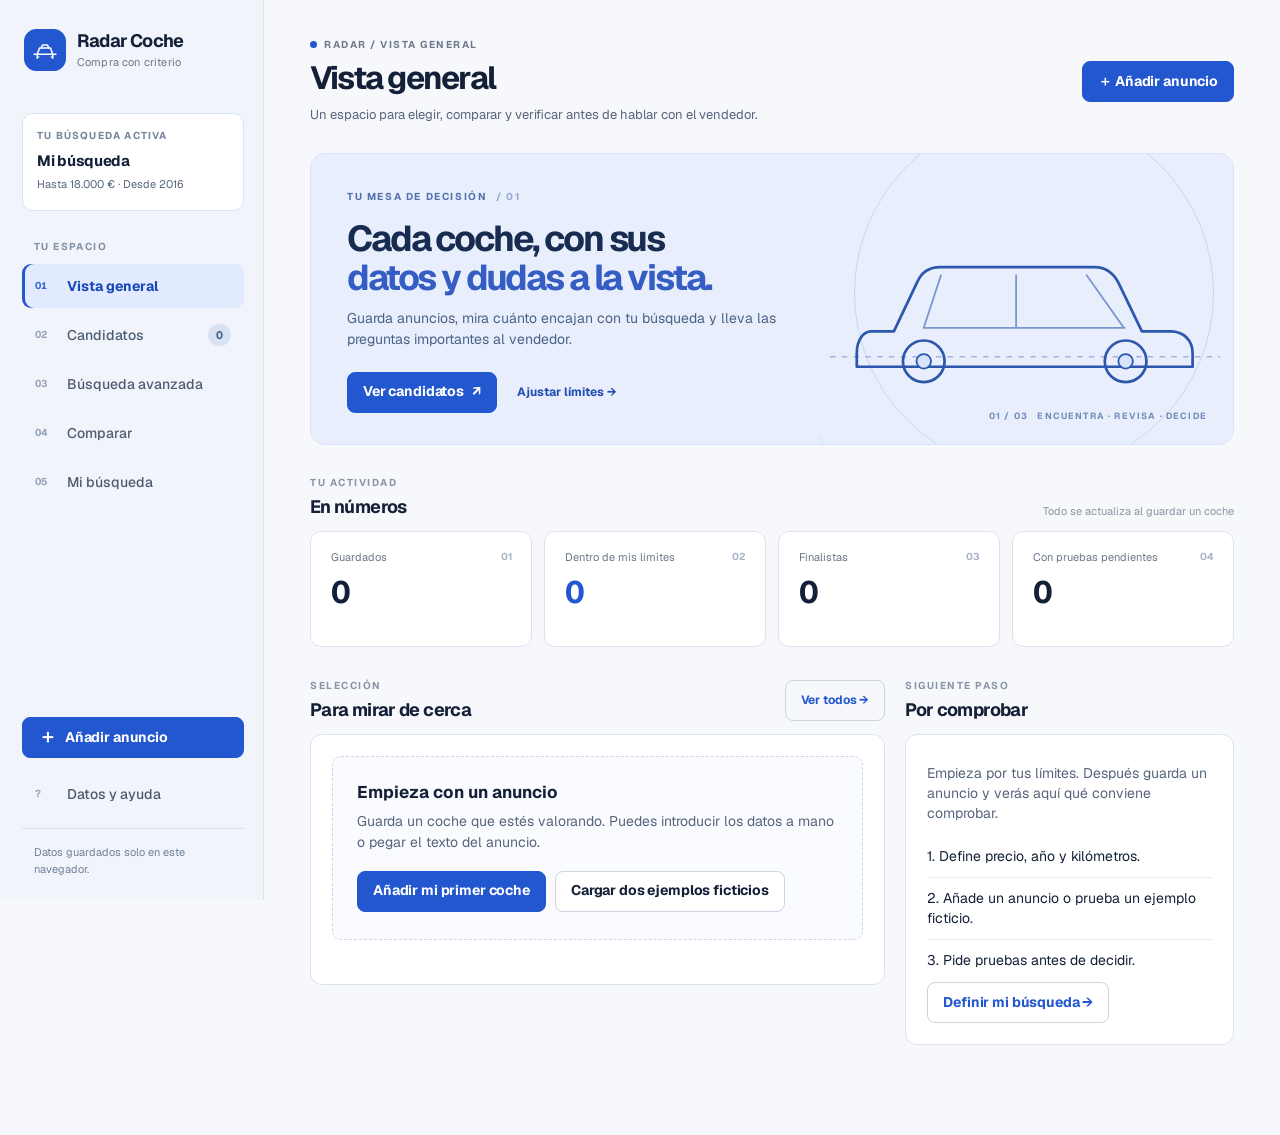
<file: index.html>
<!doctype html>
<html lang="es">
<head>
  <meta charset="utf-8">
  <meta name="viewport" content="width=device-width, initial-scale=1">
  <meta name="theme-color" content="#f7f8fb">
  <meta name="description" content="Guarda y compara coches de segunda mano con tus propios límites y preguntas pendientes. Datos en tu navegador.">
  <title>Radar Coche · Tu selección</title>
  <link rel="icon" href="./favicon.svg" type="image/svg+xml">
  <link rel="manifest" href="./manifest.webmanifest">
  <link rel="stylesheet" href="./styles.css?v=20261028-1">
  <script src="./file-redirect.js?v=20261027-2"></script>
  <script type="module" src="./app.mjs?v=20261028-1"></script>
</head>
<body>
  <a class="skip" href="#view">Saltar al contenido</a>
  <div class="app-shell">
    <aside class="sidebar" id="sidebar" aria-label="Navegación principal">
      <a class="brand" href="#inicio" aria-label="Radar Coche, inicio">
        <span class="brand-mark" aria-hidden="true"><svg viewBox="0 0 36 36"><path d="M4 23.5h28M8 23.5l3-8h14l3 8M10 27h.01M26 27h.01M8 23.5v5M28 23.5v5"/><path d="M13 15.5l2-4h6l2 4"/></svg></span>
        <span><strong>Radar Coche</strong><small>Compra con criterio</small></span>
      </a>
      <div class="sidebar-scope">
        <span>Tu búsqueda activa</span>
        <strong id="profile-name">Mi búsqueda</strong>
        <small id="profile-summary">Define tus límites</small>
      </div>
      <div class="nav-heading">Tu espacio</div>
      <nav class="nav" aria-label="Secciones">
        <a href="#inicio" data-route="inicio"><span class="nav-num">01</span><span>Vista general</span></a>
        <a href="#coches" data-route="coches"><span class="nav-num">02</span><span>Candidatos</span><span id="nav-count" class="nav-count">0</span></a>
        <a href="#avanzado" data-route="avanzado"><span class="nav-num">03</span><span>Búsqueda avanzada</span></a>
        <a href="#comparar" data-route="comparar"><span class="nav-num">04</span><span>Comparar</span></a>
        <a href="#perfil" data-route="perfil"><span class="nav-num">05</span><span>Mi búsqueda</span></a>
      </nav>
      <div class="sidebar-bottom">
        <a class="btn btn-primary sidebar-add" href="#nuevo"><span aria-hidden="true">＋</span> Añadir anuncio</a>
        <nav class="nav" aria-label="Ayuda y datos"><a href="#datos" data-route="datos"><span class="nav-num">?</span><span>Datos y ayuda</span></a></nav>
        <p>Datos guardados solo en este navegador.</p>
      </div>
    </aside>
    <div class="mobile-bar">
      <a class="mobile-brand" href="#inicio"><span aria-hidden="true">◉</span> Radar Coche</a>
      <button id="menu-toggle" class="menu-button" type="button" aria-label="Abrir menú" aria-expanded="false">Menú</button>
    </div>
    <main id="view" class="canvas" tabindex="-1">
      <section class="panel" style="max-width:680px">
        <h1>Abre Radar Coche en la web</h1>
        <p>Si esta pantalla no cambia, tu navegador no ha podido cargar la aplicación desde este archivo.</p>
        <a class="btn btn-primary" href="https://casares-06.github.io/radar-coche/">Abrir Radar Coche</a>
        <p class="fine">Para usar la copia local, abre <code>abrir_web.bat</code> desde la carpeta del proyecto.</p>
      </section>
    </main>
  </div>
  <div id="toast" class="toast" role="status" aria-live="polite"></div>
</body>
</html>
</file>
<file: styles.css>
@font-face{font-family:Geist;src:url("./fonts/Geist-400.ttf") format("truetype");font-weight:400;font-display:swap}
@font-face{font-family:Geist;src:url("./fonts/Geist-500.ttf") format("truetype");font-weight:500;font-display:swap}
@font-face{font-family:Geist;src:url("./fonts/Geist-700.ttf") format("truetype");font-weight:700;font-display:swap}
:root{--ground:#f2f4f7;--surface:#fff;--raised:#eef0f2;--border:#dde1e6;--rule:#eceef0;--control:#c9cfd6;--text:#111820;--muted:#5d6570;--faint:#707883;--accent:#1d5fbf;--warning:#8c5b14;--negative:#a63030;--positive:#276346;--radius:8px;--gap:16px;--sidebar:256px;font-family:Geist,"Segoe UI",sans-serif;color:var(--text);font-size:14px}
*{box-sizing:border-box}
html{scroll-behavior:smooth}
body{margin:0;background:var(--ground);min-width:320px}
button,input,select,textarea{font:inherit}
button{cursor:pointer}
button:disabled{cursor:not-allowed;opacity:.5}
a{color:inherit}
:focus-visible{outline:3px solid #2d6ccc;outline-offset:2px}
.skip{position:absolute;left:-9999px;top:8px;z-index:100;background:#fff;padding:8px}
.skip:focus{left:8px}
.app-shell{display:grid;grid-template-columns:var(--sidebar) minmax(0,1fr);min-height:100vh}
.sidebar{position:sticky;top:0;height:100vh;display:flex;flex-direction:column;padding:31px 16px 23px 20px;border-right:1px solid var(--border);background:var(--ground)}
.brand{display:flex;gap:12px;align-items:center;text-decoration:none;padding:2px 4px}
.brand strong{font-size:18px;line-height:1.1;font-weight:700;display:block;letter-spacing:-.03em}
.brand small{font-size:12px;color:var(--muted);display:block;margin-top:4px}
.brand-mark{width:39px;height:39px;display:grid;place-items:center;border:1.5px solid var(--text);border-radius:9px}
.brand-mark svg{width:27px;height:27px;fill:none;stroke:currentColor;stroke-width:2;stroke-linecap:round;stroke-linejoin:round}
.sidebar-scope{margin:43px 10px 26px;padding-bottom:20px;border-bottom:1px solid var(--border)}
.sidebar-scope span,.sidebar-scope strong{display:block}
.sidebar-scope span{font-size:12px;color:var(--muted);margin-bottom:6px}
.sidebar-scope strong{font-size:14px;font-weight:500;white-space:nowrap;overflow:hidden;text-overflow:ellipsis}
.nav{display:grid;gap:4px}
.nav a{height:38px;display:flex;align-items:center;justify-content:space-between;text-decoration:none;color:#3f4751;padding:0 12px;border-radius:7px}
.nav a:hover{background:#e7eaee;color:var(--text)}
.nav a[aria-current="page"]{background:#e5e8ec;color:var(--text);font-weight:500}
.nav-count{font-size:12px;color:var(--muted);font-variant-numeric:tabular-nums}
.sidebar-bottom{margin-top:auto}
.sidebar-bottom p{font-size:12px;line-height:1.55;color:var(--muted);padding:15px 12px 0;margin:15px 0 0;border-top:1px solid var(--border)}
.mobile-bar{display:none}
.canvas{width:min(100%,1450px);padding:34px 46px 80px;margin:0 auto}
.page-head{display:flex;align-items:start;justify-content:space-between;gap:20px;margin:0 0 24px}
.page-head h1{font-size:25px;line-height:1.2;letter-spacing:-.035em;margin:0 0 8px;font-weight:500}
.page-head p{margin:0;color:var(--muted);line-height:1.5;max-width:720px}
.head-actions{display:flex;gap:8px;flex-wrap:wrap;justify-content:flex-end}
.btn{border:1px solid var(--control);border-radius:6px;background:var(--surface);color:var(--text);min-height:38px;padding:8px 14px;font-weight:500;display:inline-flex;gap:8px;align-items:center;justify-content:center;text-decoration:none;line-height:1.25}
.btn:hover{background:#f3f5f7}
.btn-primary{background:#161b21;color:white;border-color:#161b21}
.btn-primary:hover{background:#343c45}
.btn-link{border-color:transparent;background:none;padding-left:0;padding-right:0}
.btn-link:hover{background:none;text-decoration:underline}
.btn-danger{color:var(--negative);border-color:#e4c9c9}
.btn-small{min-height:31px;padding:5px 10px;font-size:12px}
.panel{background:var(--surface);border:1px solid var(--border);border-radius:var(--radius);padding:20px}
.panel h2,.section-head h2{font-size:17px;font-weight:500;letter-spacing:-.02em;margin:0}
.panel-sub{color:var(--muted);margin:7px 0 0;line-height:1.45}
.section-head{display:flex;align-items:baseline;justify-content:space-between;gap:12px;margin:30px 0 12px}
.section-head p{color:var(--muted);margin:0}
.stats{display:grid;grid-template-columns:repeat(4,minmax(0,1fr));background:var(--surface);border:1px solid var(--border);border-radius:var(--radius);overflow:hidden}
.stat{padding:18px 20px;border-right:1px solid var(--border)}
.stat:last-child{border-right:0}
.stat-label{font-size:12px;color:var(--muted);display:block;margin-bottom:5px}
.stat strong{font-size:29px;line-height:1.05;font-weight:500;font-variant-numeric:tabular-nums}
.stat strong.accent{color:var(--accent)}
.overview-grid{display:grid;grid-template-columns:minmax(0,1.75fr) minmax(290px,1fr);gap:var(--gap);align-items:start}
.decision-row{display:grid;grid-template-columns:1fr auto auto auto;gap:16px;align-items:center;padding:16px 0;border-top:1px solid var(--rule)}
.decision-row:first-of-type{border-top:0}
.decision-row .identity{min-width:0}
.decision-row h3{font-size:15px;line-height:1.25;margin:0 0 5px;font-weight:500;overflow-wrap:anywhere}
.subline{color:var(--muted);font-size:12px;line-height:1.5}
.decision-row .value{text-align:right;min-width:88px}
.value strong{display:block;font-weight:500;font-size:17px;white-space:nowrap;font-variant-numeric:tabular-nums}
.value small{display:block;color:var(--muted);font-size:11px;margin-top:3px}
.score-value{color:var(--accent)}
.empty{border:1px dashed var(--control);border-radius:7px;padding:26px;text-align:left}
.empty h2,.empty h3{margin:0 0 8px;font-size:17px;font-weight:500}
.empty p{color:var(--muted);line-height:1.5;margin:0 0 15px}
.empty.compact{padding:20px}
.muted{color:var(--muted)}
.fine{font-size:12px;color:var(--muted);line-height:1.45}
.notice{border:1px solid #e8d9b9;background:#fffaf0;border-radius:7px;padding:13px 15px;color:#77501b;line-height:1.45}
.notice.error{background:#fff5f5;border-color:#e5c7c7;color:#892f2f}
.next-list{list-style:none;padding:0;margin:12px 0 0}
.next-list li{border-top:1px solid var(--rule);padding:11px 0;line-height:1.4}
.next-list li:first-child{border-top:0}
.signal{display:flex;gap:10px;align-items:flex-start}
.signal b{width:6px;height:6px;flex:none;margin-top:6px;border-radius:50%;background:var(--accent)}
.signal span{flex:1}
.mini-label{font-size:12px;color:var(--muted)}
.filters{display:flex;gap:10px;align-items:end;flex-wrap:wrap;margin-bottom:15px}
.filters .field{min-width:180px;flex:1}
.filters .field.search{min-width:250px;flex:2}
.field{display:grid;gap:7px;min-width:0}
.field label,.field>span{font-size:13px;font-weight:500}
.field input,.field select,.field textarea{width:100%;border:1px solid var(--control);border-radius:6px;background:#fff;color:var(--text);padding:9px 11px;min-height:39px}
.field textarea{min-height:96px;resize:vertical;line-height:1.45}
.field input::placeholder,.field textarea::placeholder{color:#727b86}
.field small{font-size:11px;color:var(--muted)}
.form-grid{display:grid;grid-template-columns:repeat(2,minmax(0,1fr));gap:17px 18px}
.form-grid.three{grid-template-columns:repeat(3,minmax(0,1fr))}
.field.wide{grid-column:1/-1}
.form-actions{display:flex;gap:9px;justify-content:flex-end;flex-wrap:wrap;margin-top:22px}
.field-origin{font-size:11px;color:var(--accent);font-weight:400}
.checkbox-set{display:flex;gap:8px;flex-wrap:wrap}
.checkbox-set label{display:inline-flex;gap:6px;align-items:center;min-height:34px;padding:5px 9px;background:#fff;border:1px solid var(--border);border-radius:6px;font-size:12px;cursor:pointer}
.checkbox-set input{accent-color:var(--text)}
.table-wrap{overflow:auto;border:1px solid var(--border);border-radius:var(--radius);background:#fff}
.car-table,.compare-table{width:100%;border-collapse:collapse;min-width:720px}
th{text-align:left;color:var(--muted);font-weight:400;font-size:12px;padding:13px 15px;border-bottom:1px solid var(--border);white-space:nowrap}
td{padding:15px;border-bottom:1px solid var(--rule);vertical-align:middle}
tbody tr:last-child td{border-bottom:0}
tbody tr:hover{background:#fafbfc}
th.num,td.num{text-align:right;font-variant-numeric:tabular-nums}
td strong{font-weight:500}
td small{color:var(--muted);display:block;margin-top:4px}
.row-link{font-weight:500;text-decoration:none}
.row-link:hover{text-decoration:underline}
.status{font-size:12px;color:var(--muted)}
.status.negative{color:var(--negative)}
.status.positive{color:var(--positive)}
.car-list-mobile{display:none}
.car-mobile{padding:16px 0;border-top:1px solid var(--rule)}
.car-mobile:first-child{border:0}
.car-mobile-top{display:flex;justify-content:space-between;gap:12px}
.car-mobile a{font-weight:500;text-decoration:none}
.car-mobile-price{font-variant-numeric:tabular-nums;white-space:nowrap}
.car-mobile .subline{margin-top:5px}
.detail-layout{display:grid;grid-template-columns:minmax(0,1.5fr) minmax(300px,1fr);gap:var(--gap);align-items:start}
.detail-main,.detail-side{display:grid;gap:var(--gap)}
.detail-kpis{display:grid;grid-template-columns:repeat(3,1fr);border:1px solid var(--border);border-radius:var(--radius);background:#fff}
.detail-kpis>div{padding:19px;border-right:1px solid var(--border)}
.detail-kpis>div:last-child{border-right:0}
.detail-kpis span{font-size:12px;color:var(--muted);display:block}
.detail-kpis strong{font-size:25px;font-weight:500;font-variant-numeric:tabular-nums;display:block;margin-top:6px;white-space:nowrap}
.detail-kpis strong.score-value{font-size:30px}
.bar{height:6px;background:#e7ebef;border-radius:6px;overflow:hidden;margin:12px 0 7px}
.bar span{display:block;height:100%;background:var(--accent)}
.facts{display:grid;grid-template-columns:repeat(3,1fr);gap:0}
.fact{padding:13px 0;border-top:1px solid var(--rule)}
.fact span{display:block;color:var(--muted);font-size:12px;margin-bottom:4px}
.fact strong{font-weight:500;font-variant-numeric:tabular-nums}
.question{padding:14px 0;border-top:1px solid var(--rule)}
.question:first-child{border-top:0}
.question-head{display:flex;justify-content:space-between;gap:12px;align-items:start}
.question-head strong{font-weight:500;line-height:1.4}
.question p{font-size:12px;color:var(--muted);margin:6px 0 10px;line-height:1.45}
.question select{width:185px;max-width:100%;border:1px solid var(--control);border-radius:6px;padding:7px;background:#fff}
.question input{border:1px solid var(--control);border-radius:6px;width:100%;padding:8px 10px;margin-top:8px}
.breakdown{margin:12px 0 0}
.breakdown-row{display:grid;grid-template-columns:110px minmax(0,1fr) 35px;gap:9px;align-items:center;padding:8px 0}
.breakdown-row span{font-size:12px;color:var(--muted)}
.breakdown-row .bar{margin:0;height:5px}
.breakdown-row strong{font-weight:500;text-align:right;font-size:12px}
.risk-list{margin:10px 0 0;padding-left:19px;line-height:1.5}
.risk-list li{margin:7px 0}
.compare-choice{display:flex;gap:8px;flex-wrap:wrap;margin-bottom:16px}
.choice{display:inline-flex;gap:8px;align-items:center;border:1px solid var(--border);border-radius:6px;background:#fff;padding:8px 11px;cursor:pointer}
.choice input{accent-color:var(--text)}
.compare-table th:first-child,.compare-table td:first-child{position:sticky;left:0;background:#fff;min-width:165px}
.compare-table td:first-child{font-weight:500}
.compare-table td{text-align:right;min-width:145px}
.compare-table th:not(:first-child){text-align:right}
.settings-row{display:grid;grid-template-columns:minmax(240px,.8fr) minmax(0,1.2fr);gap:30px;padding:30px 0;border-top:1px solid var(--border)}
.settings-row:first-of-type{border-top:0}
.settings-copy h2{font-size:17px;font-weight:500;margin:0 0 7px}
.settings-copy p{color:var(--muted);line-height:1.5;margin:0;max-width:360px}
.settings-panel{background:#fafbfc;border:1px solid var(--border);border-radius:var(--radius);padding:19px}
.settings-panel .form-grid{gap:15px}
.data-actions{display:flex;gap:9px;flex-wrap:wrap;margin-top:16px}
.toast{position:fixed;right:22px;bottom:22px;background:#17202a;color:#fff;border-radius:6px;padding:12px 16px;z-index:20;max-width:340px;opacity:0;transform:translateY(8px);transition:opacity .15s,transform .15s;pointer-events:none}
.toast.show{opacity:1;transform:translateY(0)}
.toast.error{background:#8c3030}
.helper-grid{display:grid;grid-template-columns:repeat(3,1fr);gap:var(--gap)}
.helper-grid .panel{line-height:1.5}
.helper-grid strong{display:block;font-size:15px;margin-bottom:5px;font-weight:500}
.helper-grid p{color:var(--muted);margin:0}
@media(max-width:1120px){
  .canvas{padding:30px 28px 70px}
  .overview-grid,.detail-layout{grid-template-columns:1fr}
  .form-grid.three{grid-template-columns:repeat(2,1fr)}
}
@media(max-width:760px){
  .app-shell{display:block;padding-top:48px}
  .mobile-bar{display:flex;position:fixed;top:0;left:0;right:0;height:48px;z-index:12;background:var(--ground);border-bottom:1px solid var(--border);align-items:center;justify-content:space-between;padding:0 16px}
  .mobile-brand{text-decoration:none;font-weight:700;font-size:16px}
  .menu-button{border:0;background:none;color:var(--text);font-weight:500;min-height:44px;min-width:44px}
  .sidebar{display:none;position:fixed;z-index:11;top:48px;left:0;right:0;bottom:0;height:auto;padding:24px 16px;background:var(--ground)}
  .sidebar.open{display:flex}
  .canvas{padding:24px 16px 70px}
  .page-head{align-items:start}
  .page-head h1{font-size:23px}
  .stats{grid-template-columns:repeat(2,minmax(0,1fr))}
  .stat:nth-child(2){border-right:0}
  .stat:nth-child(-n+2){border-bottom:1px solid var(--border)}
  .decision-row{grid-template-columns:minmax(0,1fr) auto auto;gap:10px}
  .decision-row .value:nth-of-type(2){display:none}
  .settings-row{grid-template-columns:1fr;gap:14px;padding:24px 0}
  .helper-grid{grid-template-columns:1fr}
}
@media(max-width:640px){
  .page-head{display:block}
  .head-actions{justify-content:flex-start;margin-top:15px}
  .form-grid,.form-grid.three{grid-template-columns:1fr}
  .filters .field,.filters .field.search{min-width:100%}
  .table-wrap.desktop-list{display:none}
  .car-list-mobile{display:block}
  .detail-kpis{grid-template-columns:1fr 1fr}
  .detail-kpis>div:nth-child(2){border-right:0}
  .detail-kpis>div:last-child{grid-column:1/-1;border-top:1px solid var(--border)}
  .facts{grid-template-columns:repeat(2,1fr)}
  .decision-row{grid-template-columns:minmax(0,1fr) auto}
  .decision-row .value:nth-of-type(3){display:none}
  .question-head{display:block}
  .question select{margin-top:10px;width:100%}
  .compare-table{min-width:570px}
  .form-actions{justify-content:stretch}
  .form-actions .btn{flex:1}
}
@media(prefers-reduced-motion:reduce){html{scroll-behavior:auto}.toast{transition:none}}

/* Dirección visual: cuaderno de compra con acento azul y una sola superficie de trabajo. */
:root{--ground:#f7f8fb;--surface:#fff;--raised:#edf2fb;--border:#dce3ed;--rule:#e8edf3;--control:#c7d0dd;--text:#142037;--muted:#56657b;--faint:#718096;--accent:#2357cf;--warning:#8c5b14;--negative:#a63030;--positive:#276346;--radius:12px;--gap:20px;--sidebar:264px}
body{background:var(--ground)}
.app-shell{grid-template-columns:var(--sidebar) minmax(0,1fr)}
.sidebar{background:#f1f5fb;border-right:1px solid #d9e2ef;padding:29px 19px 22px 22px}
.brand{gap:11px;padding:0 2px}
.brand strong{font-size:18px;letter-spacing:-.045em}
.brand small{font-size:11px;letter-spacing:.015em;color:#69778a}
.brand-mark{width:42px;height:42px;border-color:var(--accent);border-radius:12px;background:var(--accent);color:#fff}
.brand-mark svg{width:28px;height:28px}
.sidebar-scope{margin:42px 0 29px;padding:15px 14px 17px;border:1px solid #dbe5f1;border-radius:11px;background:#fff}
.sidebar-scope span{font-size:10px;font-weight:700;letter-spacing:.12em;text-transform:uppercase;color:#77859a;margin-bottom:9px}
.sidebar-scope strong{font-size:15px;font-weight:700;letter-spacing:-.02em}
.sidebar-scope small{display:block;margin-top:7px;font-size:11px;color:var(--muted);line-height:1.45}
.nav-heading{font-size:10px;color:#8190a3;letter-spacing:.14em;font-weight:700;text-transform:uppercase;padding:0 12px;margin-bottom:11px}
.nav{gap:5px}
.nav a{height:44px;justify-content:flex-start;gap:12px;padding:0 13px;border-radius:9px;font-weight:500;color:#4f5c70}
.nav a:hover{background:#e5edf9}
.nav a[aria-current="page"]{background:#e1eafe;color:#1647b8;font-weight:700;box-shadow:inset 3px 0 0 var(--accent)}
.nav-num{font-size:10px;font-weight:700;font-variant-numeric:tabular-nums;letter-spacing:.04em;color:#96a3b6;width:20px}
.nav a[aria-current="page"] .nav-num{color:#3767d5}
.nav-count{margin-left:auto;min-width:23px;height:22px;display:grid;place-items:center;border-radius:12px;background:#d8e2f3;color:#41618f;font-size:11px;font-weight:700}
.sidebar-bottom .nav{margin-top:14px}
.sidebar-bottom p{margin:12px 0 0;padding:15px 12px 0;border-color:#d9e2ef;color:#718096;font-size:11px}
.sidebar-add{display:flex;width:100%;min-height:45px;border-radius:9px;justify-content:flex-start;padding-left:15px}
.sidebar-add span{font-size:19px;line-height:0}
.canvas{width:min(100%,1480px);padding:38px 46px 90px}
.page-head{margin-bottom:28px;align-items:center}
.page-head h1{font-size:32px;font-weight:700;letter-spacing:-.055em;margin:8px 0 8px}
.page-head p{font-size:13px;max-width:750px}
.eyebrow{display:flex;align-items:center;gap:7px;font-size:10px;font-weight:700;letter-spacing:.15em;text-transform:uppercase;color:#6d7a8d}
.eyebrow-dot{width:7px;height:7px;border-radius:50%;background:var(--accent)}
.btn{min-height:41px;padding:9px 15px;border-radius:8px;border-color:#cbd4e0;font-weight:600;letter-spacing:-.01em}
.btn:hover{background:#f0f4fa;border-color:#b5c2d5}
.btn-primary{background:var(--accent);border-color:var(--accent);color:#fff}
.btn-primary:hover{background:#1749b8;border-color:#1749b8;color:#fff}
.btn-link{color:var(--accent);font-weight:700}
.btn-link:hover{background:none;border-color:transparent}
.panel{border-color:var(--border);border-radius:12px;padding:21px}
.panel h2,.section-head h2{font-size:18px;font-weight:700;letter-spacing:-.035em}
.section-head{margin:32px 0 13px;align-items:end}
.section-kicker{display:block;color:#8795a8;font-size:10px;letter-spacing:.15em;font-weight:700;margin-bottom:6px}
.section-aside{font-size:11px;color:#8895a5}
.overview-lead{min-height:265px;display:grid;grid-template-columns:minmax(0,1.1fr) minmax(280px,.9fr);overflow:hidden;background:#e8eefb;border:1px solid #d7e3fa;border-radius:15px;position:relative}
.lead-copy{position:relative;z-index:1;padding:32px 36px 31px}
.lead-kicker{font-size:10px;font-weight:700;letter-spacing:.16em;color:#5170ae}
.lead-index{opacity:.55;margin-left:5px}
.lead-copy h2{font-size:clamp(27px,2.8vw,39px);line-height:1.1;letter-spacing:-.06em;margin:15px 0 10px;max-width:640px;font-weight:700;color:#172c50}
.lead-copy h2 em{font-style:normal;color:#355dc3}
.lead-copy p{line-height:1.5;color:#4b6286;margin:0;max-width:510px}
.lead-actions{display:flex;align-items:center;gap:20px;flex-wrap:wrap;margin-top:22px}
.lead-link{color:#204cb2;text-decoration:none;font-size:12px;font-weight:700}
.lead-link:hover{text-decoration:underline}
.lead-visual{position:relative;min-height:260px;overflow:hidden;display:flex;align-items:center;justify-content:center}
.lead-visual:before{content:"";position:absolute;inset:0;background:#e8eefb}
.lead-visual svg{width:min(96%,430px);position:relative;z-index:2;fill:none;stroke:#2c57ad;stroke-width:3;stroke-linejoin:round;stroke-linecap:round;transform:translateY(-3px)}
.lead-visual svg .road{stroke:#9db5e1;stroke-width:1.5;stroke-dasharray:5 8}
.lead-visual svg .car-detail{stroke:#7996d1;stroke-width:2}
.lead-visual svg .wheel-inner{fill:#d7e4fb;stroke-width:2}
.orbit{position:absolute;border:1px solid #c7d7f3;border-radius:50%;width:360px;height:360px;left:52%;top:48%;transform:translate(-50%,-50%)}
.orbit-two{width:520px;height:520px;opacity:.7}
.visual-caption{position:absolute;right:26px;bottom:22px;font-size:9px;font-weight:700;letter-spacing:.13em;color:#728cba;z-index:3}
.overview-section{margin-top:31px}
.stats{gap:12px;background:transparent;border:0;border-radius:0;overflow:visible}
.stat{position:relative;min-height:116px;background:#fff;border:1px solid var(--border)!important;border-radius:11px;padding:18px 20px}
.stat-index{position:absolute;right:19px;top:18px;font-size:10px;font-weight:700;color:#a8b5c7}
.stat-label{font-size:11px;color:#6a7789;margin-bottom:12px;padding-right:24px}
.stat strong{font-size:31px;letter-spacing:-.06em;font-weight:700}
.stat strong.accent{color:var(--accent)}
.overview-grid{gap:20px}
.overview-grid .panel{min-height:251px}
.decision-row{grid-template-columns:1fr auto auto auto;gap:12px;padding:17px 0}
.decision-row:first-of-type{padding-top:2px}
.decision-row:last-of-type{padding-bottom:2px}
.decision-row h3{font-size:14px;font-weight:700}
.decision-row .value strong{font-size:15px;font-weight:700}
.decision-row .value small{font-size:10px}
.empty{border-color:#cbd8eb;background:#f9fbff;border-radius:9px;padding:24px}
.empty h3{font-weight:700}
.empty .btn{margin:3px 5px 3px 0}
.notice{border-radius:9px}
.filters{background:#fff;border:1px solid var(--border);border-radius:11px;padding:16px;margin-bottom:16px}
.field{gap:8px}
.field label,.field>span{font-size:12px;font-weight:700;color:#344258}
.field input,.field select,.field textarea{border-radius:8px;min-height:42px;border-color:#c8d2df}
.field input:focus,.field select:focus,.field textarea:focus{border-color:var(--accent)}
.field input::placeholder,.field textarea::placeholder{color:#8590a0}
.settings-panel{background:#fff;border-radius:11px;padding:21px}
.settings-row{gap:42px;padding:28px 0}
.settings-copy h2{font-weight:700}
.checkbox-set label{background:#f9fbff;border-color:#dce4ee;border-radius:8px;min-height:38px}
.checkbox-set input,.choice input{accent-color:var(--accent)}
.table-wrap{border-radius:11px}
th{background:#f7f9fc;font-size:11px;font-weight:700;color:#6b7a8f;letter-spacing:.025em}
td{padding-top:17px;padding-bottom:17px}
tbody tr:hover{background:#f5f8fe}
.row-link{font-weight:700;color:#172b50}
.status{font-weight:600}
.detail-kpis{border-radius:11px}
.detail-kpis strong{font-weight:700;letter-spacing:-.04em}
.bar{background:#e2eaf7}
.bar span{background:var(--accent)}
.helper-grid .panel{background:#fff}
.helper-grid strong{font-weight:700;color:#1a3263}
.helper-grid .panel:before{content:"";display:block;width:22px;height:3px;background:var(--accent);border-radius:2px;margin-bottom:17px}
.toast{border-radius:9px;background:#1b2c4c}
.advanced-hero{display:flex;align-items:center;justify-content:space-between;gap:30px;padding:29px 34px;background:#e8eefb;border:1px solid #d7e3fa;border-radius:15px;color:#172c50}
.advanced-hero h2{font-size:clamp(25px,2.8vw,38px);line-height:1.08;letter-spacing:-.055em;margin:8px 0 12px}
.advanced-hero h2 em{font-style:normal;color:var(--accent)}
.advanced-hero p{max-width:610px;line-height:1.5;color:#4b6286;margin:0}
.advanced-hero-number{font-size:70px;letter-spacing:-.09em;line-height:1;font-weight:700;color:#335bba;white-space:nowrap}
.advanced-hero-number span{display:block;font-size:11px;letter-spacing:0;color:#657da9;text-align:right}
.advanced-search{max-width:420px;margin:24px 0 7px}
.advanced-car-grid,.catalog-grid{display:grid;grid-template-columns:repeat(3,minmax(0,1fr));gap:13px}
.advanced-car{position:relative;display:flex;flex-direction:column;min-height:130px;padding:18px 20px;text-decoration:none;background:#fff;border:1px solid var(--border);border-radius:11px;color:#1c3157}
.advanced-car:hover,.catalog-card:hover{border-color:#9fb6e4;box-shadow:0 8px 25px #2746810c}
.advanced-car span,.catalog-index{font-size:10px;font-weight:700;letter-spacing:.13em;color:#7185a4;text-transform:uppercase}
.advanced-car strong{font-size:17px;letter-spacing:-.04em;margin:12px 25px 8px 0}
.advanced-car small{font-size:11px;color:#66788f}
.advanced-car b{position:absolute;right:19px;top:19px;color:var(--accent)}
.advanced-empty{grid-column:1/-1;border:1px dashed #becde2;background:#f7faff;padding:25px;border-radius:11px;color:#526785}
.catalog-card{min-height:198px;background:#fff;border:1px solid var(--border);border-radius:11px;padding:20px;transition:border-color .2s,box-shadow .2s}
.catalog-card h3{font-size:25px;letter-spacing:-.06em;margin:16px 0 1px;color:#193666}
.catalog-generation{font-size:12px;color:#5f779f;margin:0 0 16px}
.catalog-card>p:not(.catalog-generation){color:#53657d;font-size:12px;line-height:1.45;min-height:35px}
.catalog-foot{border-top:1px solid #e5ebf3;margin-top:14px;padding-top:12px;display:flex;justify-content:space-between;font-size:11px;color:#6f7f95}
.catalog-foot a,.advanced-no-match a,.advanced-check-top a{color:var(--accent);font-weight:700;text-decoration:none}
.advanced-picker{background:#f2f6fd;border:1px solid #d4e0f2;border-radius:11px;padding:21px;margin-top:24px}
.advanced-picker-intro h2{margin:0 0 8px;font-size:20px;letter-spacing:-.04em}
.advanced-picker-intro p{font-size:12px;color:#526785;line-height:1.5;margin:0 0 17px;max-width:720px}
.advanced-no-match{font-size:12px;color:#5f718a}
.advanced-detail-intro{background:#f3f7ff;border-color:#cbdbf5}
.advanced-detail-intro p{color:#526785;line-height:1.5}
.advanced-detail-head{display:flex;justify-content:space-between;gap:15px;align-items:start}
.advanced-detail-head h2{font-size:22px;margin:0 0 6px}
.advanced-detail-head p{margin:0 0 18px;font-size:12px;color:#617591}
.advanced-detail-mark{display:grid;place-items:center;background:#e8eefb;color:var(--accent);width:38px;height:38px;border-radius:9px;font-size:19px}
.advanced-check{padding:18px 0;border-bottom:1px solid #e2e9f3}
.advanced-check:last-of-type{border-bottom:0}
.advanced-check-top{display:flex;align-items:baseline;justify-content:space-between;gap:12px;font-size:11px}
.advanced-check-scope{font-weight:700;color:#627ca8}
.advanced-check h3{font-size:16px;letter-spacing:-.025em;margin:9px 0 6px;color:#1a3159}
.advanced-check p{margin:0 0 7px;line-height:1.5;color:#3d4e67}
.advanced-check small{display:block;color:#6b7c92;line-height:1.4}
.advanced-check-fields{display:grid;grid-template-columns:minmax(145px,190px) 1fr;gap:10px;margin-top:13px}
.advanced-check-fields select,.advanced-check-fields input{min-height:41px;border:1px solid #c8d2df;border-radius:8px;padding:9px;font:inherit;min-width:0}
.listing-notes{border-top:1px solid #e4ebf4;margin-top:16px;padding-top:15px}
.listing-notes strong{font-size:12px;color:#344e78}
.listing-notes p{white-space:pre-wrap;color:#52657e;line-height:1.55;font-size:12px;margin:8px 0 0}
.cost-editor{margin-top:22px;padding:20px;border:1px solid #d6dfed;border-radius:10px;background:#f7f9fd}
.cost-editor summary{cursor:pointer;font-weight:700;color:#1c355e;list-style-position:inside}
.cost-editor .form-grid{margin-top:17px}
.conflict-panel{border-color:#e9c987;background:#fffaf0}
.conflict-panel h2{color:#704a10}
.priority-list{margin:15px 0 18px;padding-left:23px;line-height:1.55;color:#263c61}
.priority-list li{padding:4px 0}
.cost-figure{display:block;font-size:28px;letter-spacing:-.04em;color:#1a3768;font-variant-numeric:tabular-nums;margin:13px 0 9px}
.history-list{padding:0;margin:15px 0;list-style:none;border-top:1px solid #e2e9f3}
.history-list li{padding:10px 0;border-bottom:1px solid #e2e9f3;font-size:12px;line-height:1.5;color:#31455f}
.history-list li span{display:block;color:#74839a;font-size:11px;margin-bottom:2px}
#activity-form{display:grid;gap:12px}
#activity-form button{justify-self:start}
.disclosure summary{cursor:pointer;font-size:17px;font-weight:700;color:#1a3159;list-style:none;display:flex;align-items:center;justify-content:space-between;gap:12px}
.disclosure summary::-webkit-details-marker{display:none}
.disclosure summary:before{content:"+";font-size:20px;color:#3662bd;margin-right:8px}
.disclosure[open] summary:before{content:"−"}
.disclosure summary span{margin-left:auto;font-size:12px;font-weight:600;color:#6a7890;white-space:nowrap}
.disclosure[open] summary{margin-bottom:14px}
@media(max-width:920px){.advanced-car-grid,.catalog-grid{grid-template-columns:repeat(2,minmax(0,1fr))}}
@media(max-width:640px){.advanced-hero{padding:24px;display:block}.advanced-hero-number{display:none}.advanced-car-grid,.catalog-grid{grid-template-columns:1fr}.advanced-check-fields{grid-template-columns:1fr}}
@media(max-width:1120px){.canvas{padding:31px 27px 75px}.overview-lead{grid-template-columns:1.1fr .8fr}.lead-copy{padding:27px}.lead-copy h2{font-size:30px}}
@media(max-width:760px){.app-shell{padding-top:54px}.mobile-bar{height:54px;background:#f1f5fb;border-color:#d9e2ef}.mobile-brand{font-size:17px;letter-spacing:-.04em}.mobile-brand span{color:var(--accent);font-size:20px}.sidebar{top:54px;padding:24px 17px}.canvas{padding:25px 17px 70px}.page-head h1{font-size:28px}.overview-lead{grid-template-columns:1fr}.lead-visual{min-height:165px}.lead-visual svg{max-width:320px}.lead-visual:before{background:none}.orbit{width:280px;height:280px}.orbit-two{width:390px;height:390px}.visual-caption{bottom:11px}.stats{grid-template-columns:repeat(2,minmax(0,1fr))}.stat{min-height:105px}.stat:nth-child(-n+2){border-bottom:1px solid var(--border)}.stat strong{font-size:28px}}
@media(max-width:640px){.page-head{margin-bottom:20px}.head-actions{margin-top:16px}.lead-copy{padding:25px 22px 18px}.lead-copy h2{font-size:30px}.lead-actions{gap:15px}.lead-visual{min-height:145px}.lead-visual svg{max-width:290px}.visual-caption{font-size:8px;right:13px}.section-aside{display:none}.stat{padding:15px}.stat-label{font-size:10px}.stat strong{font-size:27px}.filters{padding:14px}.car-list-mobile{display:block}.detail-kpis>div{padding:15px}.panel{padding:17px}.decision-row{grid-template-columns:minmax(0,1fr) auto}.decision-row .value:nth-of-type(2),.decision-row .value:nth-of-type(3){display:none}}
</file>
